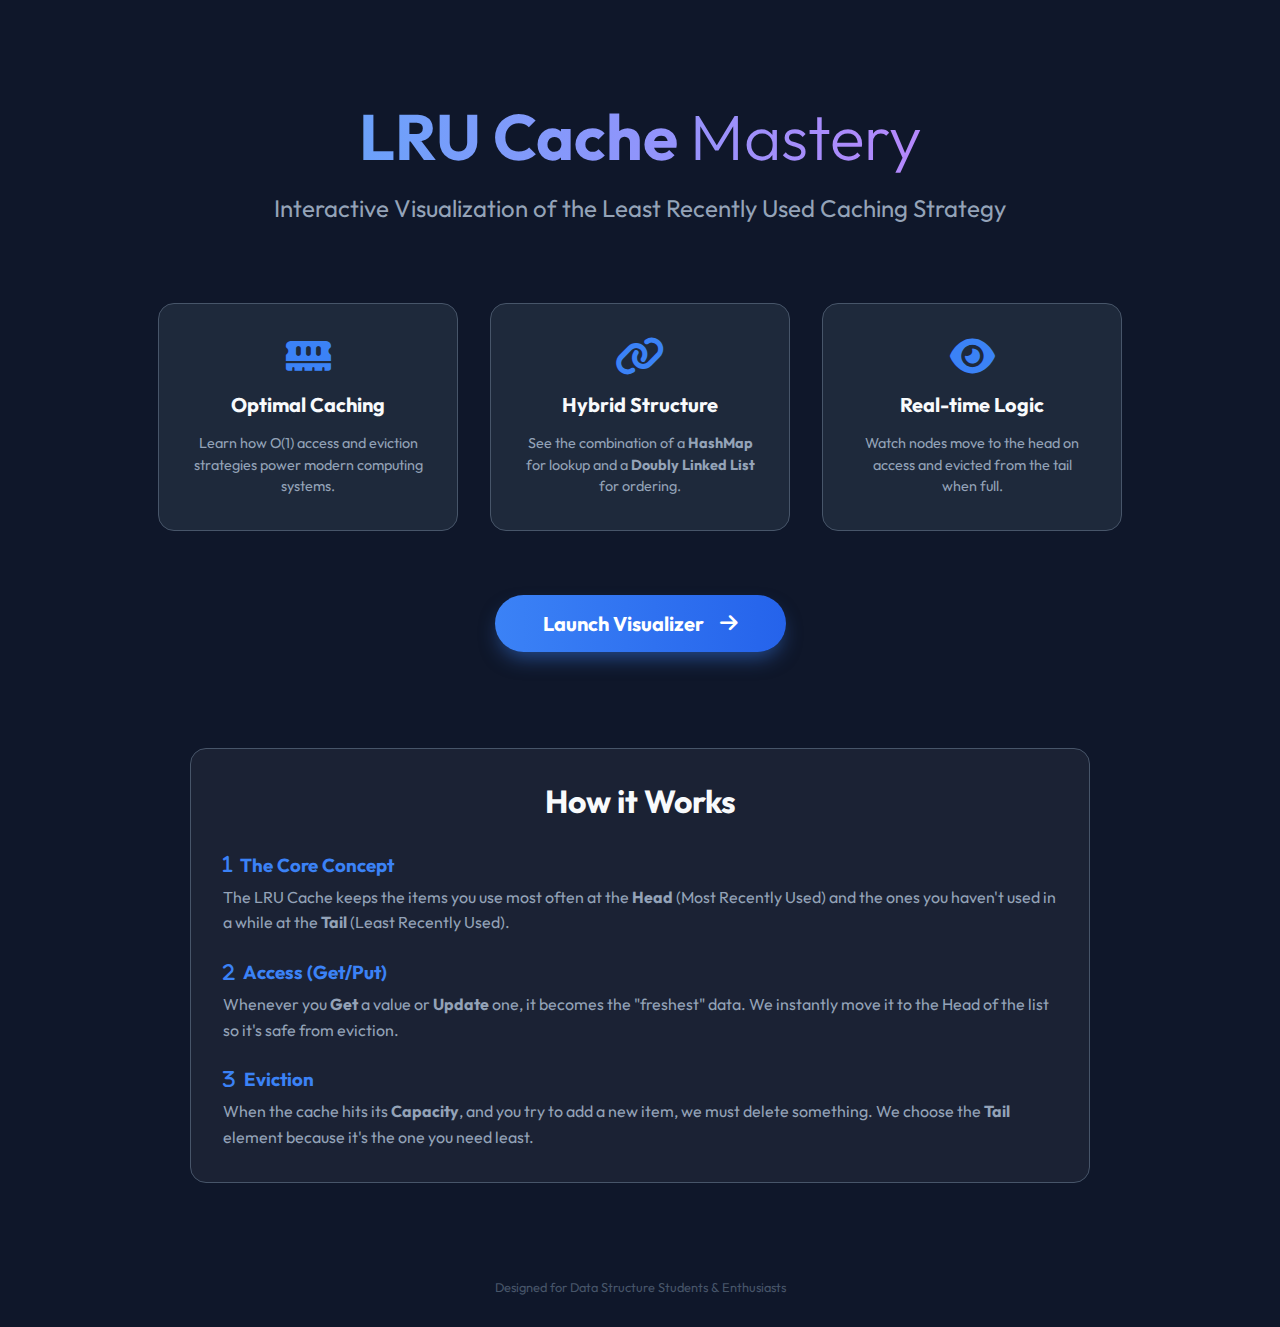
<file: index.html>
<!DOCTYPE html>
<html lang="en">

<head>
    <meta charset="UTF-8">
    <meta name="viewport" content="width=device-width, initial-scale=1.0">
    <title>LRU Cache Visualizer - ALgorithm Mastery</title>
    <link rel="preconnect" href="https://fonts.googleapis.com">
    <link rel="preconnect" href="https://fonts.gstatic.com" crossorigin>
    <link href="https://fonts.googleapis.com/css2?family=Outfit:wght@300;400;600;700&display=swap" rel="stylesheet">
    <link rel="stylesheet" href="style.css">
    <link rel="stylesheet" href="https://cdnjs.cloudflare.com/ajax/libs/font-awesome/6.4.0/css/all.min.css">
</head>

<body>
    <div class="landing-container">
        <header class="landing-header">
            <h1>LRU Cache <span>Mastery</span></h1>
            <p>Interactive Visualization of the Least Recently Used Caching Strategy</p>
        </header>

        <section class="hero-content">
            <div class="feature-grid">
                <div class="feature-card">
                    <i class="fa-solid fa-memory"></i>
                    <h3>Optimal Caching</h3>
                    <p>Learn how O(1) access and eviction strategies power modern computing systems.</p>
                </div>
                <div class="feature-card">
                    <i class="fa-solid fa-link"></i>
                    <h3>Hybrid Structure</h3>
                    <p>See the combination of a <strong>HashMap</strong> for lookup and a <strong>Doubly Linked
                            List</strong> for ordering.</p>
                </div>
                <div class="feature-card">
                    <i class="fa-solid fa-eye"></i>
                    <h3>Real-time Logic</h3>
                    <p>Watch nodes move to the head on access and evicted from the tail when full.</p>
                </div>
            </div>

            <a href="./visualization.html" class="cta-btn">
                Launch Visualizer <i class="fa-solid fa-arrow-right"></i>
            </a>
        </section>

        <section class="how-it-works"
            style="max-width: 900px; text-align: left; background: rgba(255,255,255,0.05); padding: 2rem; border-radius: 1rem; border: 1px solid var(--node-border); margin-top: 2rem;">
            <h2 style="text-align: center; margin-bottom: 2rem; color: var(--text-primary); font-size: 2rem;">How it
                Works</h2>

            <div class="step" style="margin-bottom: 1.5rem;">
                <h3
                    style="color: var(--accent-color); margin-bottom: 0.5rem; display:flex; align-items:center; gap:0.5rem;">
                    <i class="fa-solid fa-1"></i> The Core Concept</h3>
                <p style="color: var(--text-secondary); line-height: 1.6;">
                    The LRU Cache keeps the items you use most often at the <strong>Head</strong> (Most Recently Used)
                    and the ones you haven't used in a while at the <strong>Tail</strong> (Least Recently Used).
                </p>
            </div>

            <div class="step" style="margin-bottom: 1.5rem;">
                <h3
                    style="color: var(--accent-color); margin-bottom: 0.5rem; display:flex; align-items:center; gap:0.5rem;">
                    <i class="fa-solid fa-2"></i> Access (Get/Put)</h3>
                <p style="color: var(--text-secondary); line-height: 1.6;">
                    Whenever you <strong>Get</strong> a value or <strong>Update</strong> one, it becomes the "freshest"
                    data. We instantly move it to the Head of the list so it's safe from eviction.
                </p>
            </div>

            <div class="step">
                <h3
                    style="color: var(--accent-color); margin-bottom: 0.5rem; display:flex; align-items:center; gap:0.5rem;">
                    <i class="fa-solid fa-3"></i> Eviction</h3>
                <p style="color: var(--text-secondary); line-height: 1.6;">
                    When the cache hits its <strong>Capacity</strong>, and you try to add a new item, we must delete
                    something. We choose the <strong>Tail</strong> element because it's the one you need least.
                </p>
            </div>
        </section>

        <footer>
            <p>Designed for Data Structure Students & Enthusiasts</p>
        </footer>
    </div>
</body>

</html>
</file>
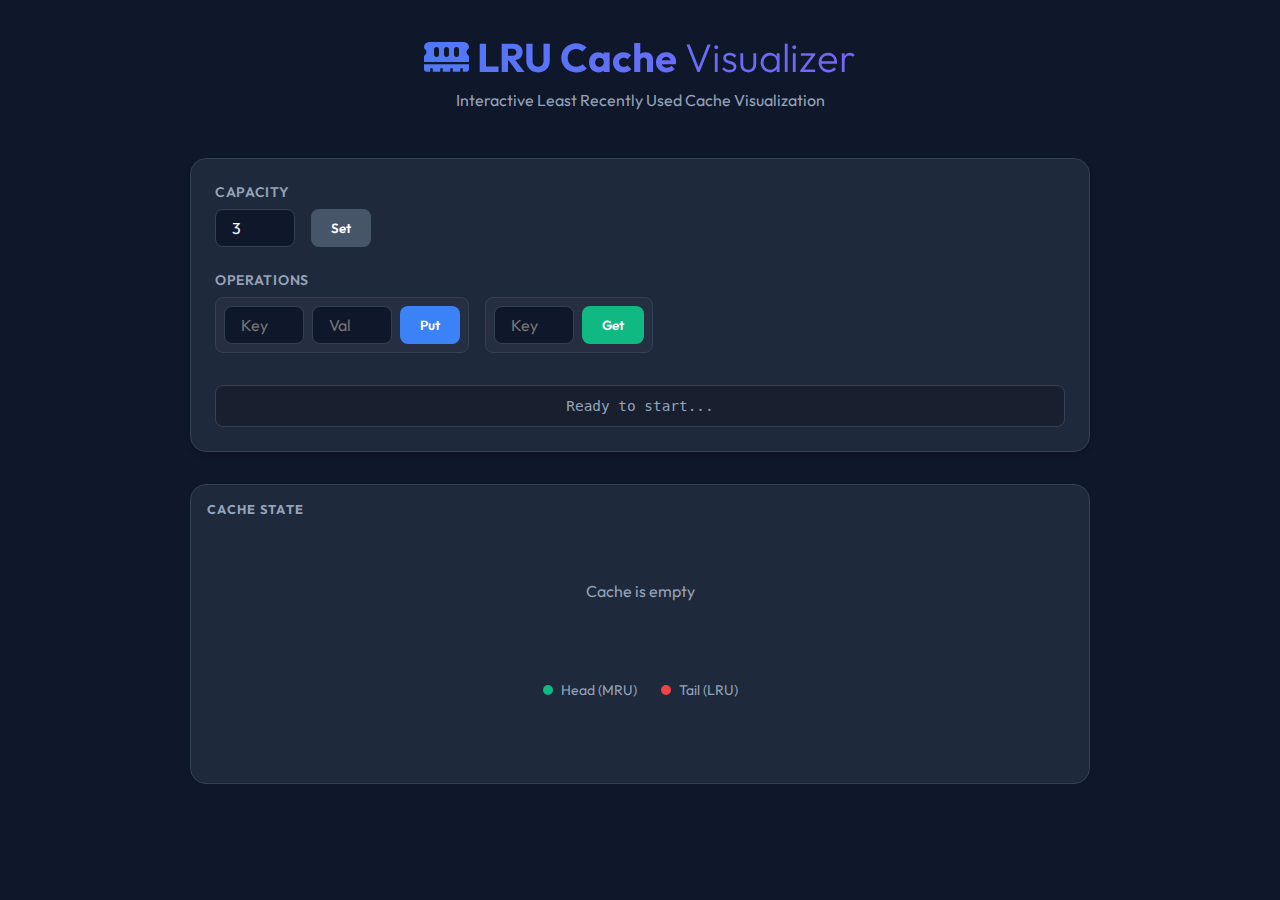
<file: visualization.html>
<!DOCTYPE html>
<html lang="en">
<head>
    <meta charset="UTF-8">
    <meta name="viewport" content="width=device-width, initial-scale=1.0">
    <title>LRU Cache Visualizer</title>
    <link rel="preconnect" href="https://fonts.googleapis.com">
    <link rel="preconnect" href="https://fonts.gstatic.com" crossorigin>
    <link href="https://fonts.googleapis.com/css2?family=Outfit:wght@300;400;600;700&display=swap" rel="stylesheet">
    <link rel="stylesheet" href="style.css">
    <link rel="stylesheet" href="https://cdnjs.cloudflare.com/ajax/libs/font-awesome/6.4.0/css/all.min.css">
</head>
<body>
    <div class="container">
        <header>
            <h1><i class="fa-solid fa-memory"></i> LRU Cache <span>Visualizer</span></h1>
            <p>Interactive Least Recently Used Cache Visualization</p>
        </header>

        <div class="controls-panel">
            <div class="control-group">
                <label>Capacity</label>
                <div class="input-wrapper">
                    <input type="number" id="capacity-input" value="3" min="1" max="10">
                    <button id="set-capacity-btn" class="btn primary">Set</button>
                </div>
            </div>

            <div class="control-group">
                <label>Operations</label>
                <div class="operations-grid">
                    <div class="op-input-group">
                        <input type="number" id="put-key" placeholder="Key">
                        <input type="number" id="put-value" placeholder="Val">
                        <button id="put-btn" class="btn accent">Put</button>
                    </div>
                    <div class="op-input-group">
                        <input type="number" id="get-key" placeholder="Key">
                        <button id="get-btn" class="btn secondary">Get</button>
                    </div>
                </div>
            </div>
             <div class="message-log" id="message-log">
                Ready to start...
            </div>
        </div>

        <div class="visualization-area">
            <div class="section-title">Cache State</div>
            <div class="cache-container" id="cache-container">
                <!-- Nodes will be injected here -->
            </div>
            <div class="legend">
                <div class="legend-item"><span class="dot head"></span> Head (MRU)</div>
                <div class="legend-item"><span class="dot tail"></span> Tail (LRU)</div>
            </div>
        </div>
    </div>

    <script src="lru_cache.js"></script>
    <script src="script.js"></script>
</body>
</html>
</file>
<file: style.css>
:root {
    --bg-color: #0f172a;
    --card-bg: #1e293b;
    --text-primary: #f8fafc;
    --text-secondary: #94a3b8;
    --accent-color: #3b82f6;
    --accent-hover: #2563eb;
    --secondary-color: #10b981;
    --secondary-hover: #059669;
    --danger-color: #ef4444;
    --border-color: #334155;
    --node-bg: #334155;
    --node-border: #475569;
    --head-color: #10b981;
    --tail-color: #ef4444;
}

* {
    box-sizing: border-box;
    margin: 0;
    padding: 0;
}

body {
    font-family: 'Outfit', sans-serif;
    background-color: var(--bg-color);
    color: var(--text-primary);
    display: flex;
    justify-content: center;
    min-height: 100vh;
    padding: 2rem;
    overflow-x: hidden;
}

.container {
    width: 100%;
    max-width: 900px;
    display: flex;
    flex-direction: column;
    gap: 2rem;
}

header {
    text-align: center;
    margin-bottom: 1rem;
}

header h1 {
    font-size: 2.5rem;
    font-weight: 700;
    margin-bottom: 0.5rem;
    background: linear-gradient(to right, #3b82f6, #8b5cf6);
    -webkit-background-clip: text;
    -webkit-text-fill-color: transparent;
}

header h1 span {
    font-weight: 300;
}

header p {
    color: var(--text-secondary);
}

.controls-panel {
    background-color: var(--card-bg);
    border: 1px solid var(--border-color);
    border-radius: 1rem;
    padding: 1.5rem;
    box-shadow: 0 4px 6px -1px rgba(0, 0, 0, 0.1), 0 2px 4px -1px rgba(0, 0, 0, 0.06);
    display: flex;
    flex-direction: column;
    gap: 1.5rem;
}

.control-group label {
    display: block;
    font-size: 0.875rem;
    color: var(--text-secondary);
    margin-bottom: 0.5rem;
    font-weight: 600;
    text-transform: uppercase;
    letter-spacing: 0.05em;
}

.input-wrapper,
.operations-grid {
    display: flex;
    gap: 1rem;
    flex-wrap: wrap;
}

.op-input-group {
    display: flex;
    gap: 0.5rem;
    background: rgba(255, 255, 255, 0.03);
    padding: 0.5rem;
    border-radius: 0.5rem;
    border: 1px solid var(--border-color);
}

input {
    background-color: var(--bg-color);
    border: 1px solid var(--border-color);
    color: var(--text-primary);
    padding: 0.5rem 1rem;
    border-radius: 0.5rem;
    font-family: inherit;
    font-size: 1rem;
    outline: none;
    transition: all 0.2s;
    width: 80px;
}

input:focus {
    border-color: var(--accent-color);
    box-shadow: 0 0 0 2px rgba(59, 130, 246, 0.2);
}

.btn {
    border: none;
    padding: 0.5rem 1.25rem;
    border-radius: 0.5rem;
    font-family: inherit;
    font-weight: 600;
    cursor: pointer;
    transition: all 0.2s;
    color: white;
}

.btn.primary {
    background-color: var(--node-border);
}

.btn.primary:hover {
    background-color: #64748b;
}

.btn.accent {
    background-color: var(--accent-color);
}

.btn.accent:hover {
    background-color: var(--accent-hover);
}

.btn.secondary {
    background-color: var(--secondary-color);
}

.btn.secondary:hover {
    background-color: var(--secondary-hover);
}

.message-log {
    margin-top: 0.5rem;
    padding: 0.75rem;
    background: rgba(0, 0, 0, 0.2);
    border-radius: 0.5rem;
    font-family: monospace;
    color: var(--text-secondary);
    font-size: 0.9rem;
    text-align: center;
    border: 1px solid var(--border-color);
}

.visualization-area {
    background-color: var(--card-bg);
    border: 1px solid var(--border-color);
    border-radius: 1rem;
    padding: 2rem;
    min-height: 300px;
    display: flex;
    flex-direction: column;
    align-items: center;
    position: relative;
    overflow: hidden;
}

.section-title {
    position: absolute;
    top: 1rem;
    left: 1rem;
    font-size: 0.8rem;
    text-transform: uppercase;
    color: var(--text-secondary);
    font-weight: 700;
    letter-spacing: 0.1em;
}

.cache-container {
    display: flex;
    gap: 1.5rem;
    margin-top: 1rem;
    flex-wrap: nowrap;
    /* Prevent wrapping initially */
    justify-content: flex-start;
    align-items: center;
    width: 100%;
    padding: 1rem;
    overflow-x: auto;
}

.cache-node {
    width: 100px;
    height: 120px;
    background: var(--node-bg);
    border: 2px solid var(--node-border);
    border-radius: 0.75rem;
    display: flex;
    flex-direction: column;
    align-items: center;
    justify-content: center;
    position: relative;
    flex-shrink: 0;
    transition: all 0.4s cubic-bezier(0.4, 0, 0.2, 1);
    animation: fadeIn 0.4s ease-out;
}

@keyframes fadeIn {
    from {
        opacity: 0;
        transform: translateY(20px);
    }

    to {
        opacity: 1;
        transform: translateY(0);
    }
}

.cache-node.active {
    border-color: var(--accent-color);
    box-shadow: 0 0 15px rgba(59, 130, 246, 0.3);
    transform: scale(1.05);
}

.cache-node.new {
    border-color: var(--secondary-color);
    box-shadow: 0 0 15px rgba(16, 185, 129, 0.3);
}

.cache-node.evict {
    border-color: var(--danger-color);
    opacity: 0.5;
    transform: scale(0.9);
}

.node-header {
    font-size: 0.75rem;
    color: var(--text-secondary);
    margin-bottom: 0.25rem;
    text-transform: uppercase;
}

.node-content {
    font-size: 1.25rem;
    font-weight: 700;
    margin-bottom: 0.5rem;
}

.node-label {
    position: absolute;
    top: -12px;
    padding: 0 8px;
    border-radius: 10px;
    font-size: 0.7rem;
    font-weight: 700;
    text-transform: uppercase;
    color: var(--bg-color);
    opacity: 0;
    transform: translateY(5px);
    transition: all 0.3s;
}

.cache-node.is-head .node-label.head-label {
    background-color: var(--head-color);
    opacity: 1;
    transform: translateY(0);
}

.cache-node.is-tail .node-label.tail-label {
    background-color: var(--tail-color);
    opacity: 1;
    transform: translateY(0);
}

/* Arrows between nodes */
.cache-node+.cache-node::before {
    content: '';
    position: absolute;
    left: -24px;
    top: 50%;
    width: 20px;
    height: 2px;
    background: var(--node-border);
}

.cache-node+.cache-node::after {
    content: '';
    position: absolute;
    left: -24px;
    top: 50%;
    width: 0;
    height: 0;
    border-style: solid;
    border-width: 4px 0 4px 6px;
    border-color: transparent transparent transparent var(--node-border);
    transform: translateY(-50%);
}

.legend {
    display: flex;
    gap: 1.5rem;
    margin-top: 2rem;
}

.legend-item {
    display: flex;
    align-items: center;
    gap: 0.5rem;
    font-size: 0.875rem;
    color: var(--text-secondary);
}

.dot {
    width: 10px;
    height: 10px;
    border-radius: 50%;
}

.dot.head {
    background-color: var(--head-color);
}

.dot.tail {
    background-color: var(--tail-color);
}

/* Scrollbar */
::-webkit-scrollbar {
    height: 8px;
    width: 8px;
}

::-webkit-scrollbar-track {
    background: var(--bg-color);
}

::-webkit-scrollbar-thumb {
    background: var(--node-border);
    border-radius: 4px;
}

/* Landing Page Styles */
.landing-container {
    width: 100%;
    max-width: 1200px;
    display: flex;
    flex-direction: column;
    align-items: center;
    gap: 4rem;
    padding-top: 4rem;
    text-align: center;
}

.landing-header h1 {
    font-size: 4rem;
    margin-bottom: 1rem;
    background: linear-gradient(to right, #60a5fa, #c084fc);
    -webkit-background-clip: text;
    -webkit-text-fill-color: transparent;
}

.landing-header p {
    font-size: 1.5rem;
    color: var(--text-secondary);
}

.feature-grid {
    display: flex;
    gap: 2rem;
    margin-bottom: 4rem;
    flex-wrap: wrap;
    justify-content: center;
}

.feature-card {
    background-color: var(--card-bg);
    border: 1px solid var(--node-border);
    padding: 2rem;
    border-radius: 1rem;
    width: 300px;
    display: flex;
    flex-direction: column;
    align-items: center;
    gap: 1rem;
    transition: transform 0.3s ease;
}

.feature-card:hover {
    transform: translateY(-10px);
    border-color: var(--accent-color);
}

.feature-card i {
    font-size: 2.5rem;
    color: var(--accent-color);
}

.feature-card h3 {
    font-size: 1.25rem;
    color: var(--text-primary);
}

.feature-card p {
    color: var(--text-secondary);
    font-size: 0.9rem;
    line-height: 1.5;
}

.cta-btn {
    display: inline-flex;
    align-items: center;
    gap: 1rem;
    background: linear-gradient(to right, var(--accent-color), #2563eb);
    color: white;
    padding: 1rem 3rem;
    border-radius: 2rem;
    font-size: 1.25rem;
    font-weight: 700;
    text-decoration: none;
    transition: all 0.3s ease;
    box-shadow: 0 10px 20px -5px rgba(59, 130, 246, 0.5);
}

.cta-btn:hover {
    transform: scale(1.05);
    box-shadow: 0 15px 25px -5px rgba(59, 130, 246, 0.6);
}

footer {
    margin-top: 2rem;
    color: var(--node-border);
    font-size: 0.8rem;
}
</file>
